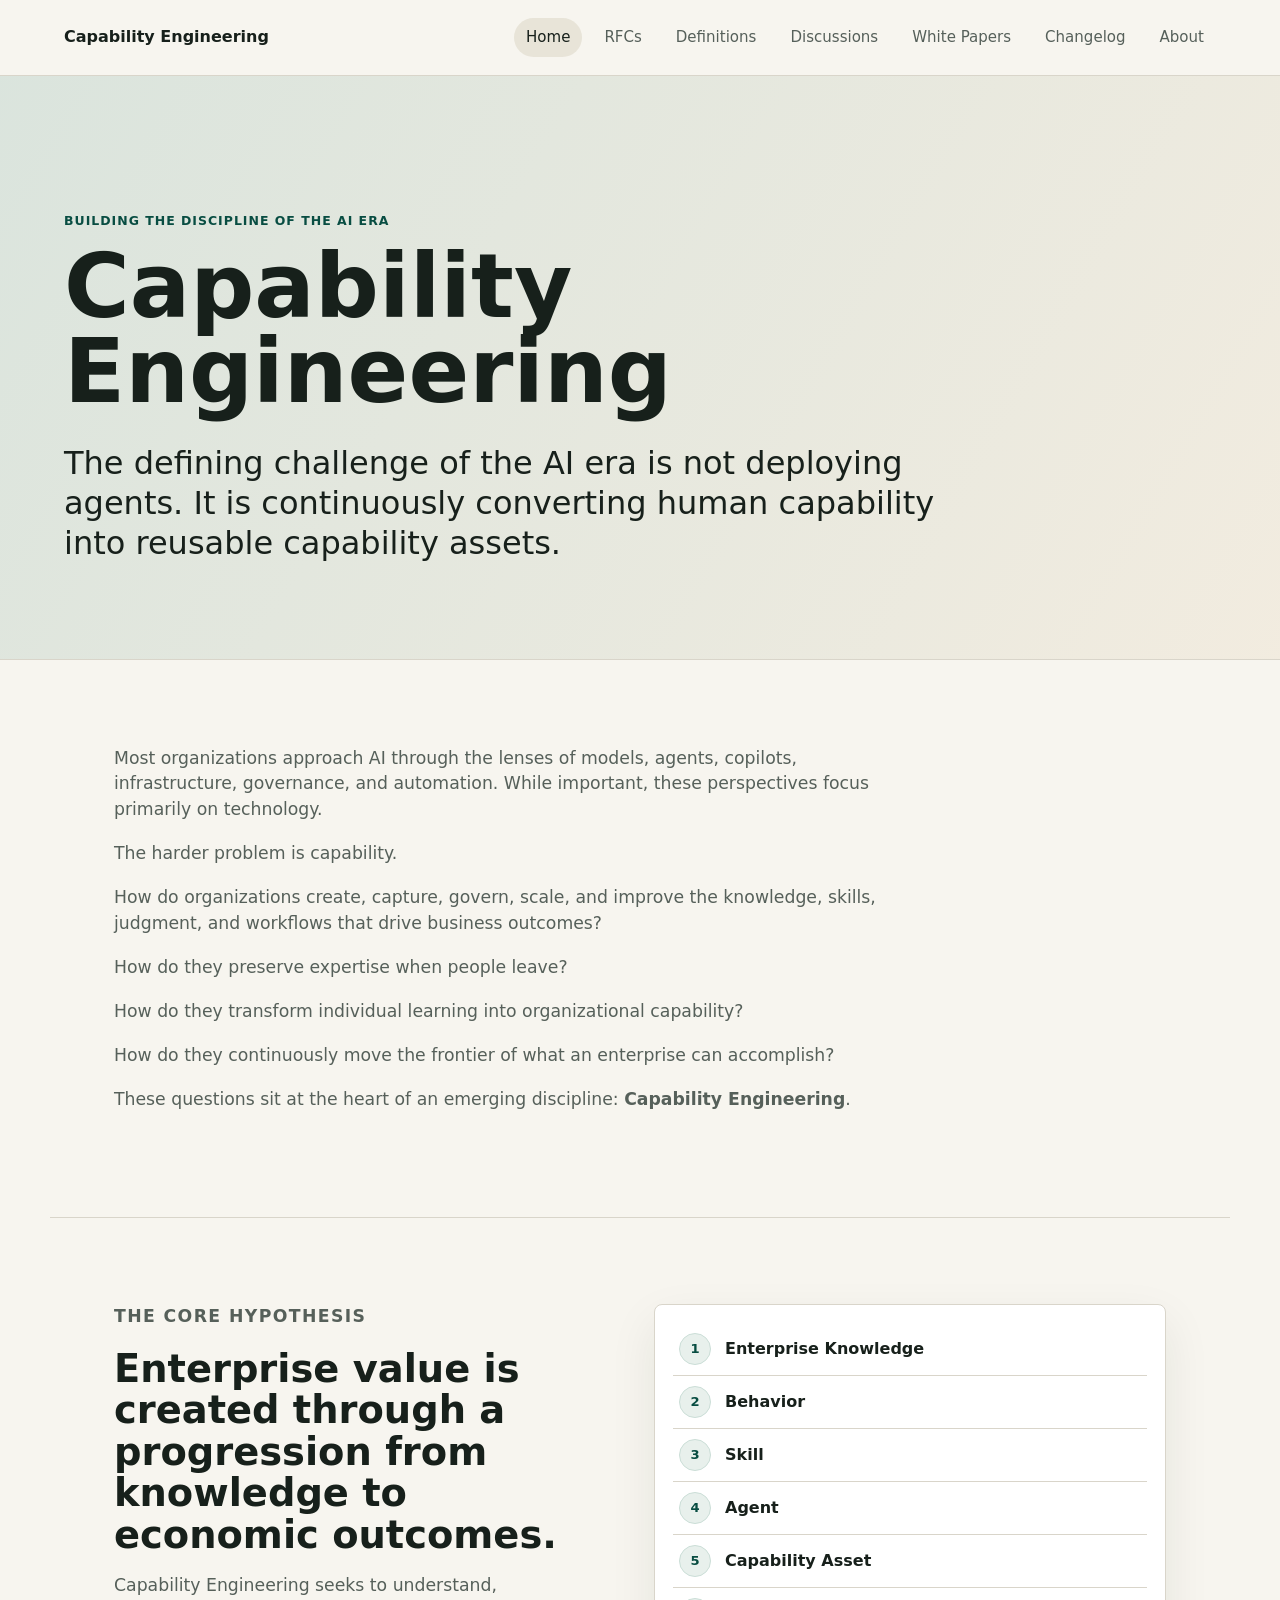
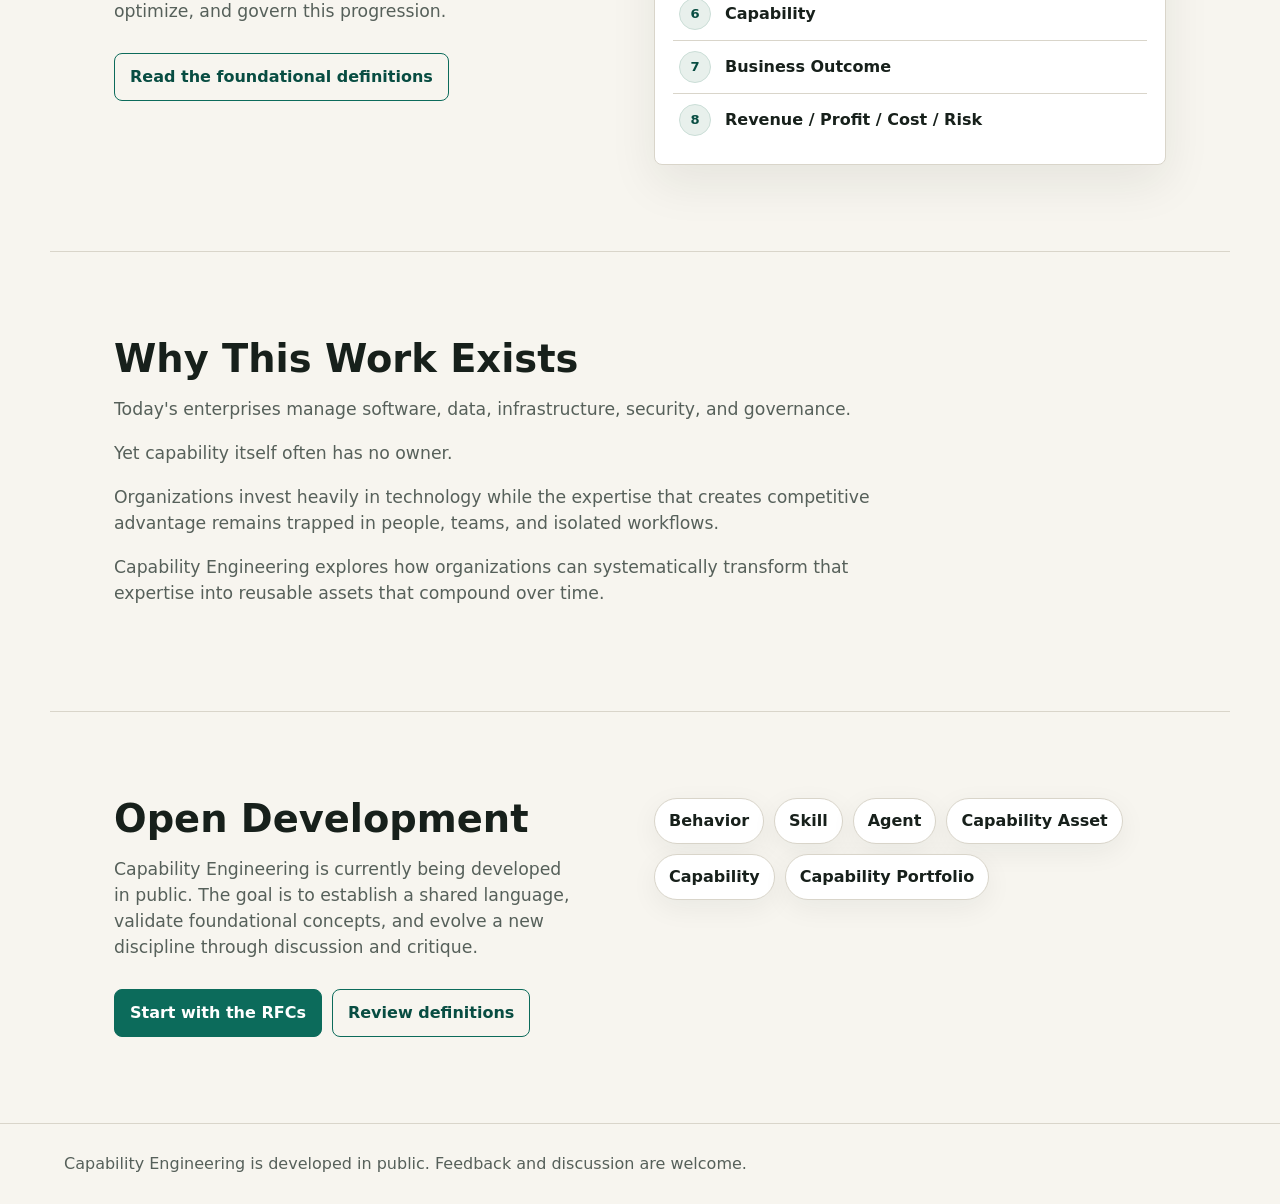
<file: index.html>
<!doctype html>
<html lang="en">
  <head>
    <meta charset="utf-8">
    <meta name="viewport" content="width=device-width, initial-scale=1">
    <title>Capability Engineering</title>
    <meta
      name="description"
      content="Capability Engineering is an emerging discipline for converting human capability into reusable capability assets."
    >
    <link rel="stylesheet" href="assets/site.css">
  </head>
  <body>
    <header class="site-header">
      <a class="brand" href="index.html">Capability Engineering</a>
      <nav class="site-nav" aria-label="Main navigation">
        <a aria-current="page" href="index.html">Home</a>
        <a href="rfcs.html">RFCs</a>
        <a href="definitions.html">Definitions</a>
        <a href="discussions.html">Discussions</a>
        <a href="white-papers.html">White Papers</a>
        <a href="changelog.html">Changelog</a>
        <a href="about.html">About</a>
      </nav>
    </header>

    <main>
      <section class="hero">
        <p class="eyebrow">Building the Discipline of the AI Era</p>
        <h1>Capability Engineering</h1>
        <p class="lede">
          The defining challenge of the AI era is not deploying agents.
          It is continuously converting human capability into reusable capability assets.
        </p>
      </section>

      <section class="content-section">
        <div class="prose">
          <p>
            Most organizations approach AI through the lenses of models, agents, copilots,
            infrastructure, governance, and automation. While important, these perspectives
            focus primarily on technology.
          </p>
          <p>The harder problem is capability.</p>
          <p>
            How do organizations create, capture, govern, scale, and improve the knowledge,
            skills, judgment, and workflows that drive business outcomes?
          </p>
          <p>How do they preserve expertise when people leave?</p>
          <p>How do they transform individual learning into organizational capability?</p>
          <p>How do they continuously move the frontier of what an enterprise can accomplish?</p>
          <p>
            These questions sit at the heart of an emerging discipline:
            <strong>Capability Engineering</strong>.
          </p>
        </div>
      </section>

      <section class="content-section split">
        <div>
          <p class="eyebrow">The Core Hypothesis</p>
          <h2>Enterprise value is created through a progression from knowledge to economic outcomes.</h2>
          <p>
            Capability Engineering seeks to understand, optimize, and govern this progression.
          </p>
          <a class="button secondary" href="definitions.html">Read the foundational definitions</a>
        </div>
        <ol class="value-chain" aria-label="Enterprise Capability Value Chain">
          <li>Enterprise Knowledge</li>
          <li>Behavior</li>
          <li>Skill</li>
          <li>Agent</li>
          <li>Capability Asset</li>
          <li>Capability</li>
          <li>Business Outcome</li>
          <li>Revenue / Profit / Cost / Risk</li>
        </ol>
      </section>

      <section class="content-section">
        <div class="prose">
          <h2>Why This Work Exists</h2>
          <p>Today's enterprises manage software, data, infrastructure, security, and governance.</p>
          <p>Yet capability itself often has no owner.</p>
          <p>
            Organizations invest heavily in technology while the expertise that creates
            competitive advantage remains trapped in people, teams, and isolated workflows.
          </p>
          <p>
            Capability Engineering explores how organizations can systematically transform
            that expertise into reusable assets that compound over time.
          </p>
        </div>
      </section>

      <section class="content-section split">
        <div>
          <h2>Open Development</h2>
          <p>
            Capability Engineering is currently being developed in public. The goal is to
            establish a shared language, validate foundational concepts, and evolve a new
            discipline through discussion and critique.
          </p>
          <div class="button-row">
            <a class="button" href="rfcs.html">Start with the RFCs</a>
            <a class="button secondary" href="definitions.html">Review definitions</a>
          </div>
        </div>
        <div class="topic-list" aria-label="Current focus areas">
          <span>Behavior</span>
          <span>Skill</span>
          <span>Agent</span>
          <span>Capability Asset</span>
          <span>Capability</span>
          <span>Capability Portfolio</span>
        </div>
      </section>
    </main>

    <footer class="site-footer">
      <p>Capability Engineering is developed in public. Feedback and discussion are welcome.</p>
    </footer>
  </body>
</html>
</file>
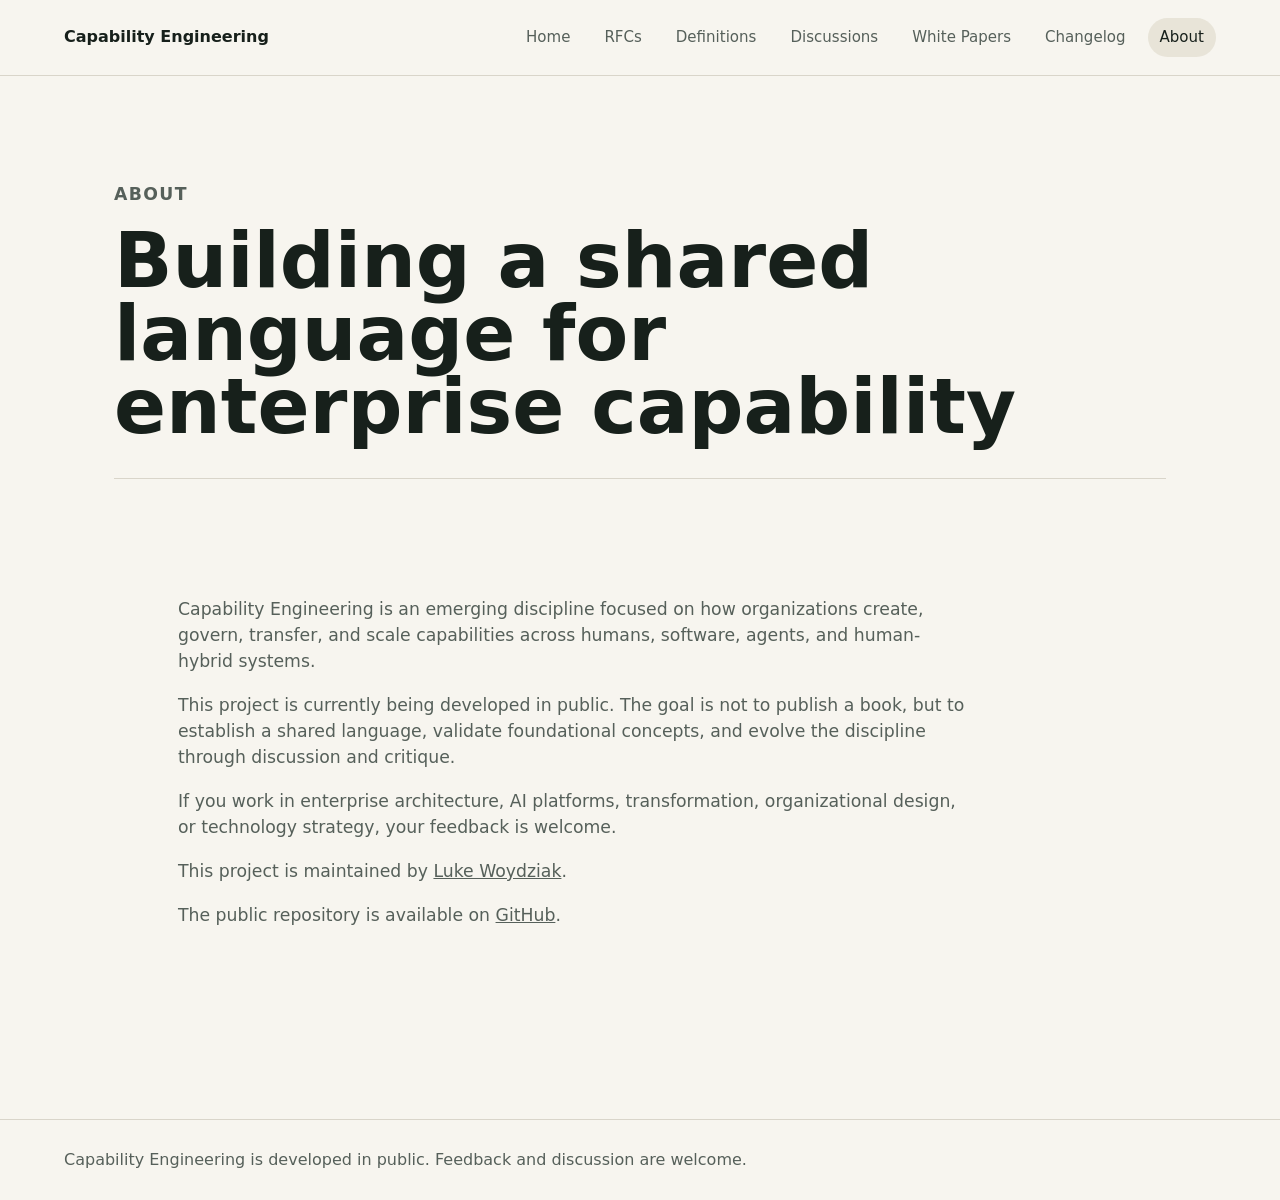
<file: about.html>
<!doctype html>
<html lang="en">
  <head>
    <meta charset="utf-8">
    <meta name="viewport" content="width=device-width, initial-scale=1">
    <title>About | Capability Engineering</title>
    <meta name="description" content="About the Capability Engineering project.">
    <link rel="stylesheet" href="assets/site.css">
  </head>
  <body>
    <header class="site-header">
      <a class="brand" href="index.html">Capability Engineering</a>
      <nav class="site-nav" aria-label="Main navigation">
        <a href="index.html">Home</a>
        <a href="rfcs.html">RFCs</a>
        <a href="definitions.html">Definitions</a>
        <a href="discussions.html">Discussions</a>
        <a href="white-papers.html">White Papers</a>
        <a href="changelog.html">Changelog</a>
        <a aria-current="page" href="about.html">About</a>
      </nav>
    </header>

    <main class="page">
      <section class="page-header">
        <p class="eyebrow">About</p>
        <h1>Building a shared language for enterprise capability</h1>
      </section>

      <section class="content-section">
        <div class="prose">
          <p>
            Capability Engineering is an emerging discipline focused on how
            organizations create, govern, transfer, and scale capabilities across
            humans, software, agents, and human-hybrid systems.
          </p>
          <p>
            This project is currently being developed in public. The goal is not
            to publish a book, but to establish a shared language, validate
            foundational concepts, and evolve the discipline through discussion
            and critique.
          </p>
          <p>
            If you work in enterprise architecture, AI platforms, transformation,
            organizational design, or technology strategy, your feedback is welcome.
          </p>
          <p>
            This project is maintained by
            <a href="https://luke.woydziak.com">Luke Woydziak</a>.
          </p>
          <p>
            The public repository is available on
            <a href="https://github.com/lwoydziak/Capability-Engineering">GitHub</a>.
          </p>
        </div>
      </section>
    </main>

    <footer class="site-footer">
      <p>Capability Engineering is developed in public. Feedback and discussion are welcome.</p>
    </footer>
  </body>
</html>
</file>
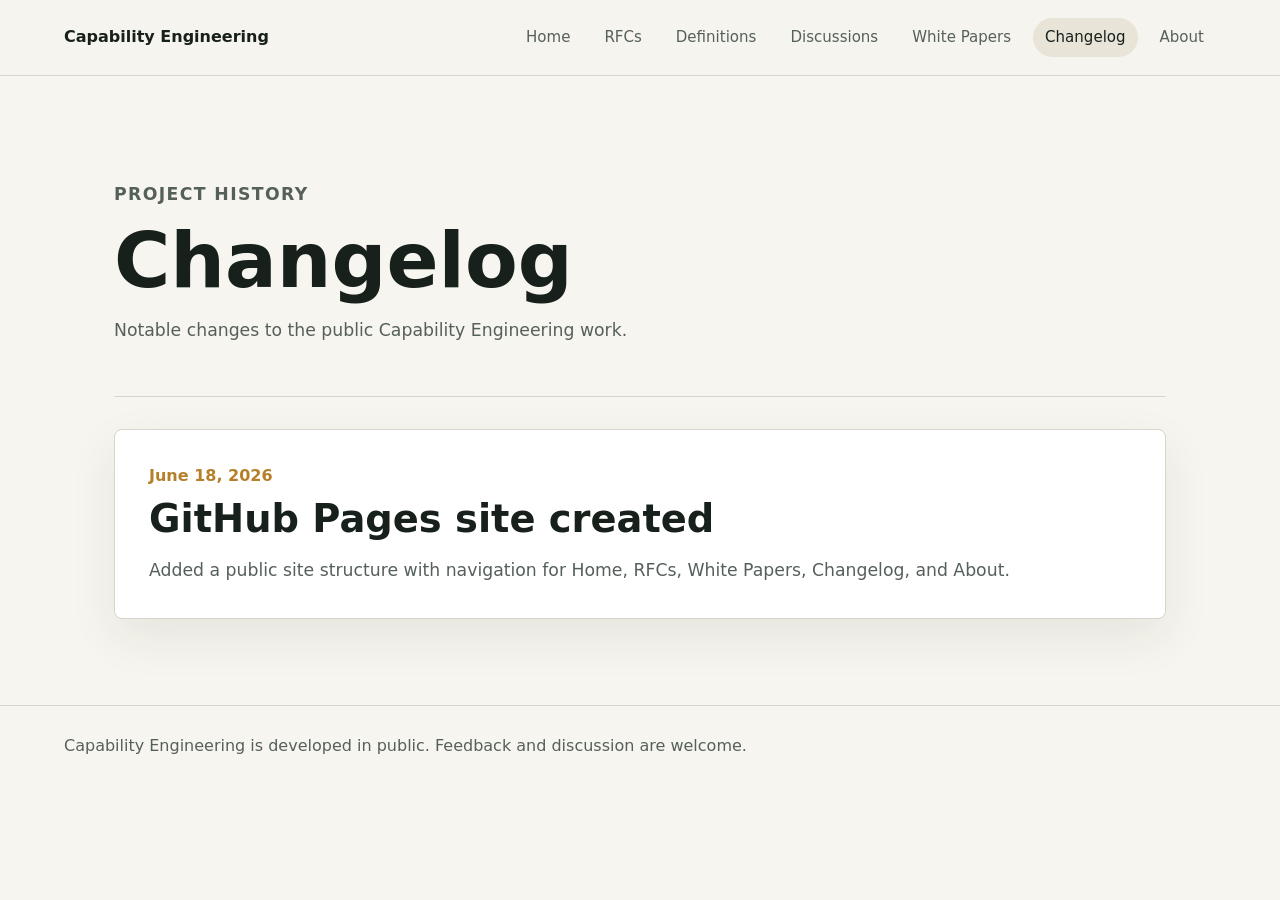
<file: changelog.html>
<!doctype html>
<html lang="en">
  <head>
    <meta charset="utf-8">
    <meta name="viewport" content="width=device-width, initial-scale=1">
    <title>Changelog | Capability Engineering</title>
    <meta name="description" content="Capability Engineering changelog.">
    <link rel="stylesheet" href="assets/site.css">
  </head>
  <body>
    <header class="site-header">
      <a class="brand" href="index.html">Capability Engineering</a>
      <nav class="site-nav" aria-label="Main navigation">
        <a href="index.html">Home</a>
        <a href="rfcs.html">RFCs</a>
        <a href="definitions.html">Definitions</a>
        <a href="discussions.html">Discussions</a>
        <a href="white-papers.html">White Papers</a>
        <a aria-current="page" href="changelog.html">Changelog</a>
        <a href="about.html">About</a>
      </nav>
    </header>

    <main class="page">
      <section class="page-header">
        <p class="eyebrow">Project History</p>
        <h1>Changelog</h1>
        <p>Notable changes to the public Capability Engineering work.</p>
      </section>

      <section class="timeline">
        <article>
          <time datetime="2026-06-18">June 18, 2026</time>
          <h2>GitHub Pages site created</h2>
          <p>Added a public site structure with navigation for Home, RFCs, White Papers, Changelog, and About.</p>
        </article>
      </section>
    </main>

    <footer class="site-footer">
      <p>Capability Engineering is developed in public. Feedback and discussion are welcome.</p>
    </footer>
  </body>
</html>
</file>
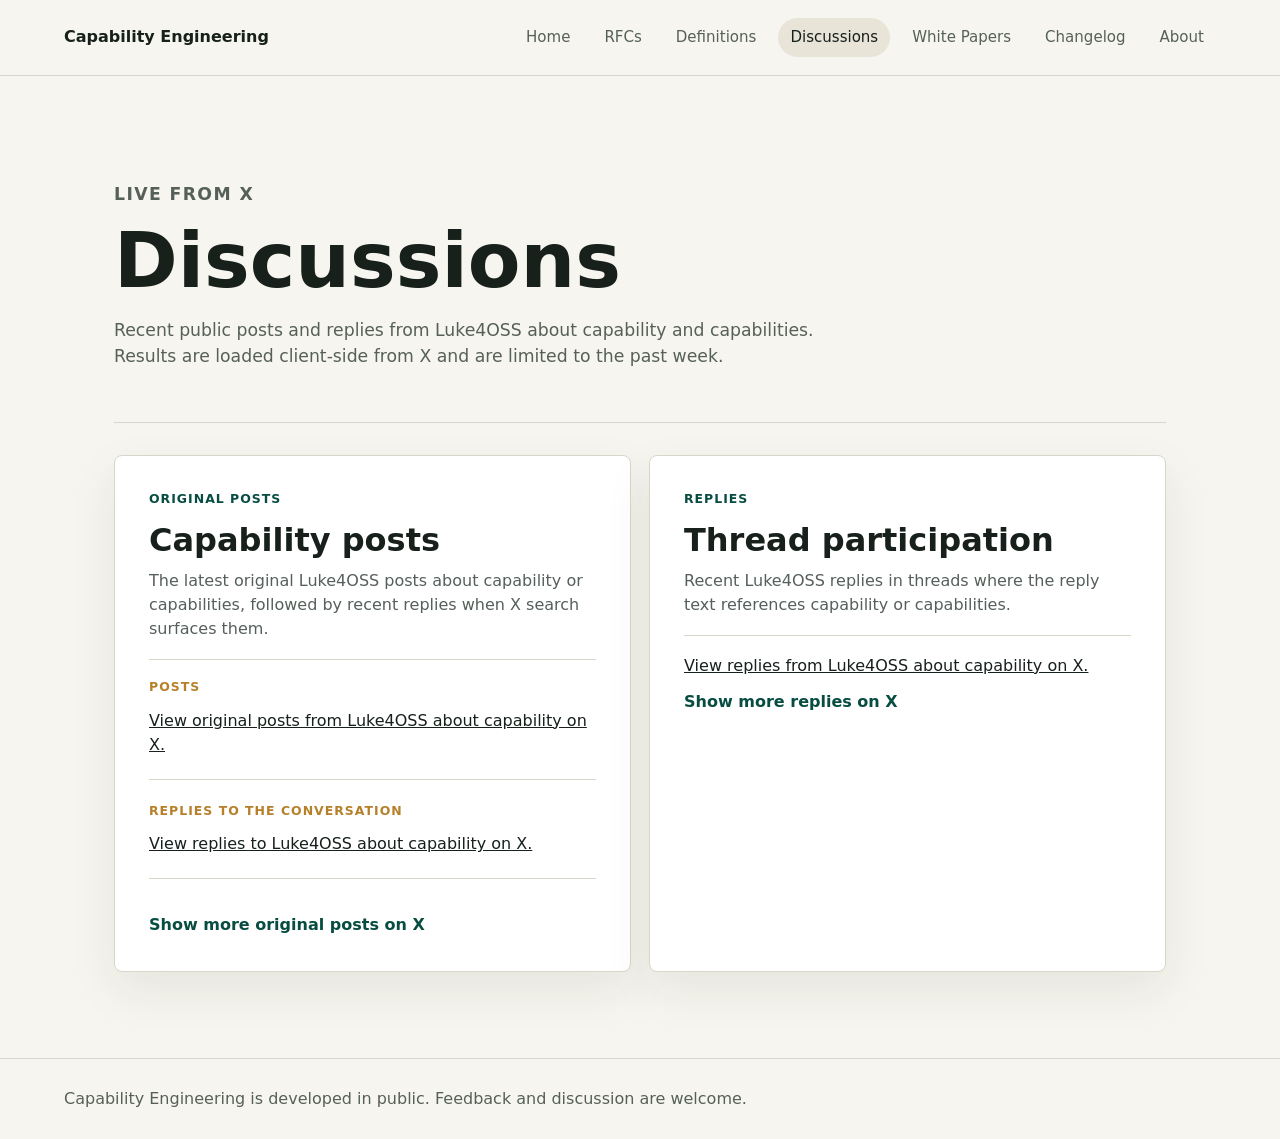
<file: discussions.html>
<!doctype html>
<html lang="en">
  <head>
    <meta charset="utf-8">
    <meta name="viewport" content="width=device-width, initial-scale=1">
    <title>Discussions | Capability Engineering</title>
    <meta name="description" content="Live X discussions from Luke4OSS about capability and capabilities.">
    <link rel="stylesheet" href="assets/site.css">
  </head>
  <body>
    <header class="site-header">
      <a class="brand" href="index.html">Capability Engineering</a>
      <nav class="site-nav" aria-label="Main navigation">
        <a href="index.html">Home</a>
        <a href="rfcs.html">RFCs</a>
        <a href="definitions.html">Definitions</a>
        <a aria-current="page" href="discussions.html">Discussions</a>
        <a href="white-papers.html">White Papers</a>
        <a href="changelog.html">Changelog</a>
        <a href="about.html">About</a>
      </nav>
    </header>

    <main class="page">
      <section class="page-header">
        <p class="eyebrow">Live from X</p>
        <h1>Discussions</h1>
        <p>
          Recent public posts and replies from Luke4OSS about capability and
          capabilities. Results are loaded client-side from X and are limited to
          the past week.
        </p>
      </section>

      <section class="discussion-grid" aria-label="Capability discussions from X">
        <article class="discussion-panel">
          <div class="discussion-panel-header">
            <p class="status">Original Posts</p>
            <h2>Capability posts</h2>
            <p>
              The latest original Luke4OSS posts about capability or capabilities,
              followed by recent replies when X search surfaces them.
            </p>
          </div>
          <div class="x-feed-block">
            <p class="feed-label">Posts</p>
            <a
              class="twitter-timeline"
              id="original-timeline"
              data-tweet-limit="2"
              data-chrome="noheader nofooter noborders transparent"
              href="https://twitter.com/search?q=from%3ALuke4OSS%20%28capability%20OR%20capabilities%29%20-filter%3Areplies%20-filter%3Aretweets"
            >
              View original posts from Luke4OSS about capability on X.
            </a>
          </div>
          <div class="x-feed-block">
            <p class="feed-label">Replies to the conversation</p>
            <a
              class="twitter-timeline"
              id="conversation-replies-timeline"
              data-tweet-limit="3"
              data-chrome="noheader nofooter noborders transparent"
              href="https://twitter.com/search?q=to%3ALuke4OSS%20%28capability%20OR%20capabilities%29%20-from%3ALuke4OSS%20-filter%3Aretweets"
            >
              View replies to Luke4OSS about capability on X.
            </a>
          </div>
          <a class="show-more-link" id="x-original-search" href="https://x.com/Luke4OSS">
            Show more original posts on X
          </a>
        </article>

        <article class="discussion-panel">
          <div class="discussion-panel-header">
            <p class="status">Replies</p>
            <h2>Thread participation</h2>
            <p>
              Recent Luke4OSS replies in threads where the reply text references
              capability or capabilities.
            </p>
          </div>
          <a
            class="twitter-timeline"
            id="reply-timeline"
            data-tweet-limit="3"
            data-chrome="noheader nofooter noborders transparent"
            href="https://twitter.com/search?q=from%3ALuke4OSS%20%28capability%20OR%20capabilities%29%20filter%3Areplies%20-filter%3Aretweets"
          >
            View replies from Luke4OSS about capability on X.
          </a>
          <a class="show-more-link" id="x-reply-search" href="https://x.com/Luke4OSS/with_replies">
            Show more replies on X
          </a>
        </article>
      </section>
    </main>

    <footer class="site-footer">
      <p>Capability Engineering is developed in public. Feedback and discussion are welcome.</p>
    </footer>

    <script>
      const oneWeekAgo = new Date();
      oneWeekAgo.setDate(oneWeekAgo.getDate() - 7);
      const since = oneWeekAgo.toISOString().slice(0, 10);
      const terms = "(capability OR capabilities)";
      const originalQuery = `from:Luke4OSS ${terms} -filter:replies -filter:retweets since:${since}`;
      const conversationRepliesQuery = `to:Luke4OSS ${terms} -from:Luke4OSS -filter:retweets since:${since}`;
      const replyQuery = `from:Luke4OSS ${terms} filter:replies -filter:retweets since:${since}`;
      const xSearchBase = "https://x.com/search?f=live&q=";
      const twitterSearchBase = "https://twitter.com/search?q=";

      document.querySelector("#x-original-search").href = `${xSearchBase}${encodeURIComponent(originalQuery)}`;
      document.querySelector("#x-reply-search").href = `${xSearchBase}${encodeURIComponent(replyQuery)}`;
      document.querySelector("#original-timeline").href = `${twitterSearchBase}${encodeURIComponent(originalQuery)}`;
      document.querySelector("#conversation-replies-timeline").href = `${twitterSearchBase}${encodeURIComponent(conversationRepliesQuery)}`;
      document.querySelector("#reply-timeline").href = `${twitterSearchBase}${encodeURIComponent(replyQuery)}`;

      const widgetScript = document.createElement("script");
      widgetScript.async = true;
      widgetScript.src = "https://platform.twitter.com/widgets.js";
      widgetScript.charset = "utf-8";
      document.body.appendChild(widgetScript);
    </script>
  </body>
</html>
</file>
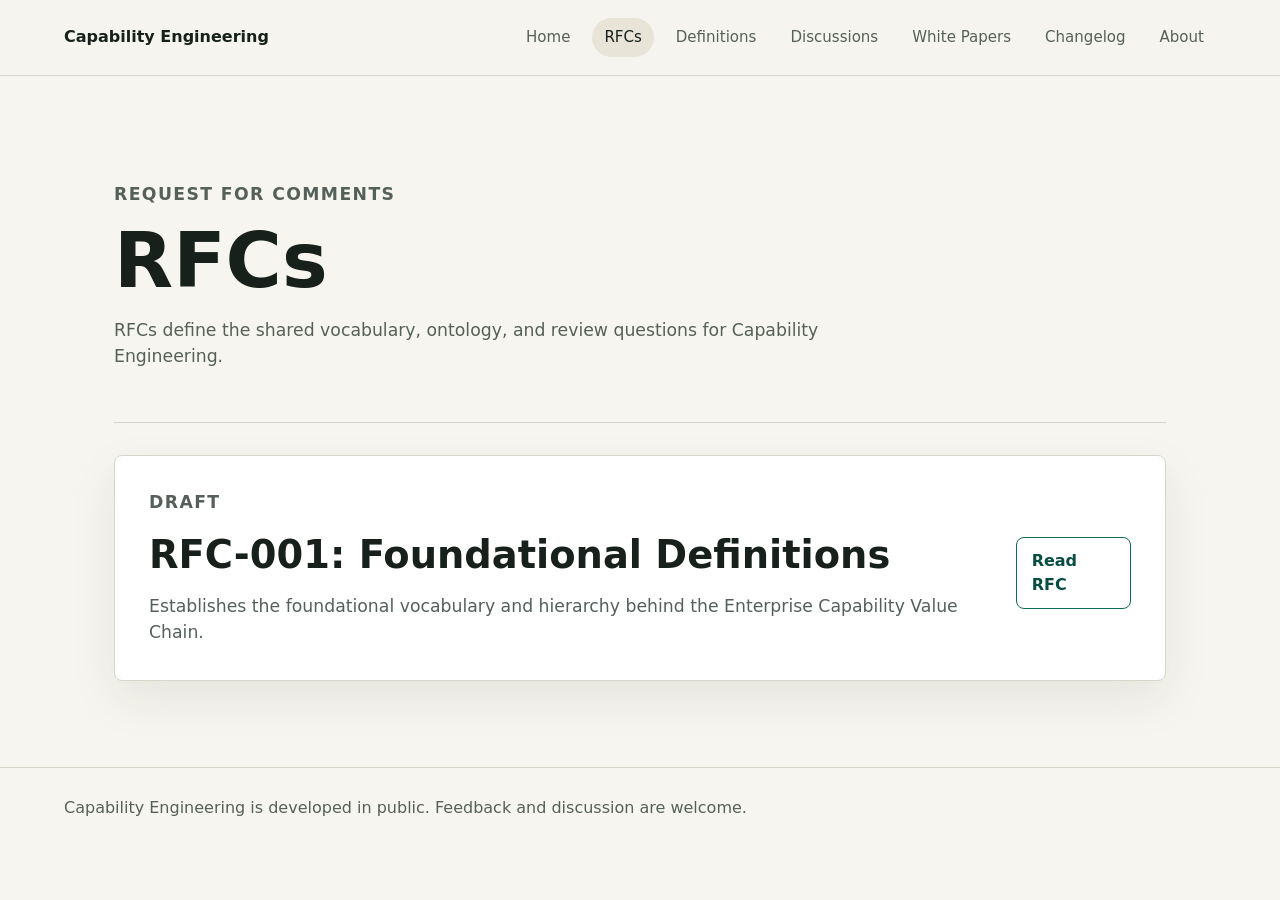
<file: rfcs.html>
<!doctype html>
<html lang="en">
  <head>
    <meta charset="utf-8">
    <meta name="viewport" content="width=device-width, initial-scale=1">
    <title>RFCs | Capability Engineering</title>
    <meta name="description" content="Capability Engineering RFCs and working definitions.">
    <link rel="stylesheet" href="assets/site.css">
  </head>
  <body>
    <header class="site-header">
      <a class="brand" href="index.html">Capability Engineering</a>
      <nav class="site-nav" aria-label="Main navigation">
        <a href="index.html">Home</a>
        <a aria-current="page" href="rfcs.html">RFCs</a>
        <a href="definitions.html">Definitions</a>
        <a href="discussions.html">Discussions</a>
        <a href="white-papers.html">White Papers</a>
        <a href="changelog.html">Changelog</a>
        <a href="about.html">About</a>
      </nav>
    </header>

    <main class="page">
      <section class="page-header">
        <p class="eyebrow">Request for Comments</p>
        <h1>RFCs</h1>
        <p>
          RFCs define the shared vocabulary, ontology, and review questions for
          Capability Engineering.
        </p>
      </section>

      <section class="listing">
        <article class="list-item">
          <div>
            <p class="status">Draft</p>
            <h2>RFC-001: Foundational Definitions</h2>
            <p>
              Establishes the foundational vocabulary and hierarchy behind the
              Enterprise Capability Value Chain.
            </p>
          </div>
          <a class="button secondary" href="RFCs/RFC-001-Foundational-Definitions.md">Read RFC</a>
        </article>
      </section>
    </main>

    <footer class="site-footer">
      <p>Capability Engineering is developed in public. Feedback and discussion are welcome.</p>
    </footer>
  </body>
</html>
</file>
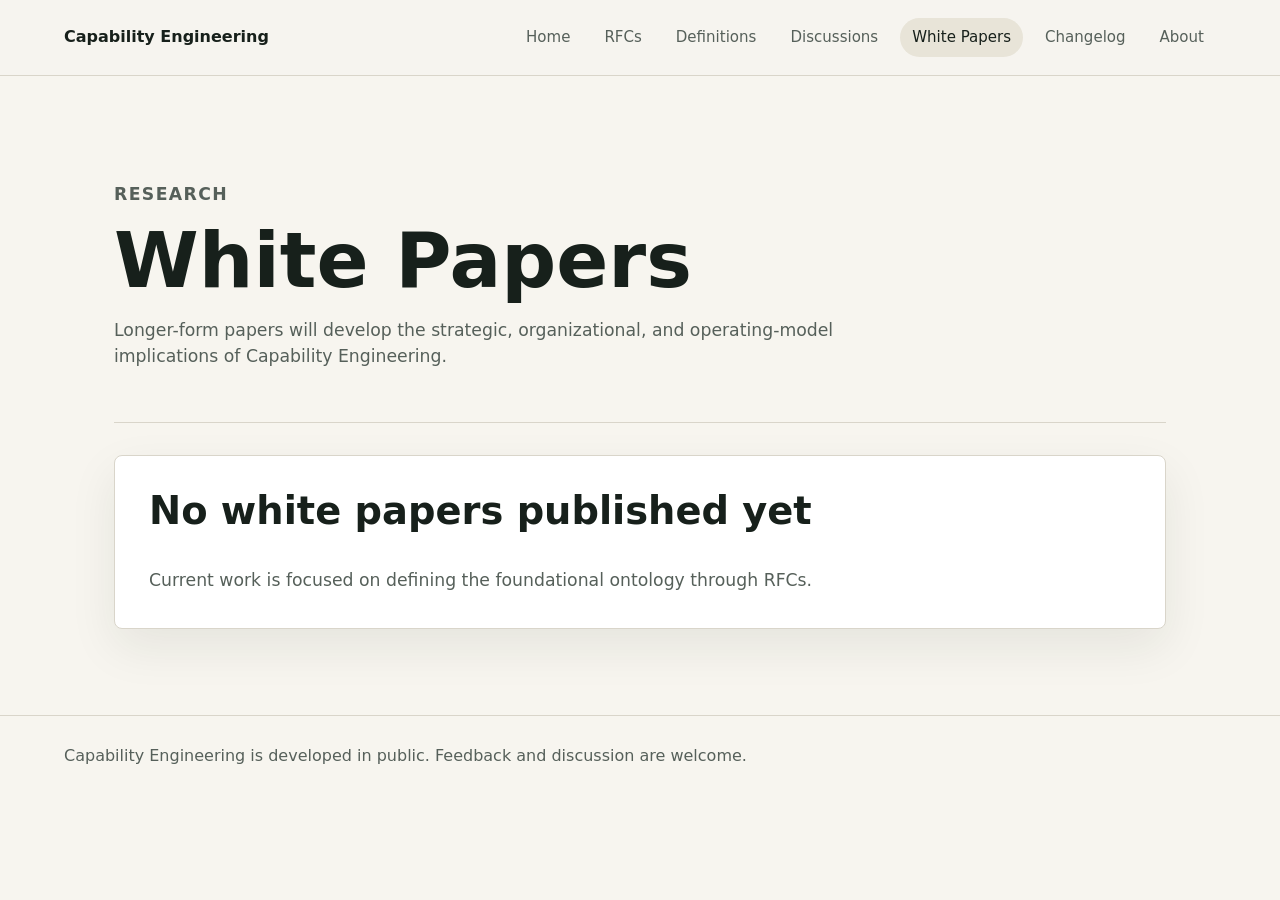
<file: white-papers.html>
<!doctype html>
<html lang="en">
  <head>
    <meta charset="utf-8">
    <meta name="viewport" content="width=device-width, initial-scale=1">
    <title>White Papers | Capability Engineering</title>
    <meta name="description" content="Capability Engineering white papers.">
    <link rel="stylesheet" href="assets/site.css">
  </head>
  <body>
    <header class="site-header">
      <a class="brand" href="index.html">Capability Engineering</a>
      <nav class="site-nav" aria-label="Main navigation">
        <a href="index.html">Home</a>
        <a href="rfcs.html">RFCs</a>
        <a href="definitions.html">Definitions</a>
        <a href="discussions.html">Discussions</a>
        <a aria-current="page" href="white-papers.html">White Papers</a>
        <a href="changelog.html">Changelog</a>
        <a href="about.html">About</a>
      </nav>
    </header>

    <main class="page">
      <section class="page-header">
        <p class="eyebrow">Research</p>
        <h1>White Papers</h1>
        <p>
          Longer-form papers will develop the strategic, organizational, and
          operating-model implications of Capability Engineering.
        </p>
      </section>

      <section class="empty-state">
        <h2>No white papers published yet</h2>
        <p>Current work is focused on defining the foundational ontology through RFCs.</p>
      </section>
    </main>

    <footer class="site-footer">
      <p>Capability Engineering is developed in public. Feedback and discussion are welcome.</p>
    </footer>
  </body>
</html>
</file>
<file: assets/site.css>
:root {
  --bg: #f7f5ef;
  --panel: #ffffff;
  --ink: #17201b;
  --muted: #56605a;
  --line: #d9d5ca;
  --accent: #0c6b5b;
  --accent-dark: #084d42;
  --gold: #b6802a;
  --shadow: 0 18px 48px rgba(23, 32, 27, 0.08);
}

* {
  box-sizing: border-box;
}

html {
  background: var(--bg);
  color: var(--ink);
  font-family:
    Inter, ui-sans-serif, system-ui, -apple-system, BlinkMacSystemFont, "Segoe UI",
    sans-serif;
  line-height: 1.5;
}

body {
  margin: 0;
}

a {
  color: inherit;
}

.site-header {
  align-items: center;
  background: rgba(247, 245, 239, 0.92);
  border-bottom: 1px solid var(--line);
  display: flex;
  gap: 24px;
  justify-content: space-between;
  padding: 18px clamp(20px, 5vw, 64px);
  position: sticky;
  top: 0;
  z-index: 10;
}

.brand {
  font-weight: 760;
  letter-spacing: 0;
  text-decoration: none;
}

.site-nav {
  align-items: center;
  display: flex;
  flex-wrap: wrap;
  gap: 10px;
  justify-content: flex-end;
}

.site-nav a {
  border-radius: 999px;
  color: var(--muted);
  font-size: 0.94rem;
  padding: 8px 12px;
  text-decoration: none;
}

.site-nav a:hover,
.site-nav a[aria-current="page"] {
  background: #e8e4d8;
  color: var(--ink);
}

.hero {
  background:
    linear-gradient(120deg, rgba(12, 107, 91, 0.12), rgba(182, 128, 42, 0.08)),
    var(--bg);
  border-bottom: 1px solid var(--line);
  padding: clamp(72px, 12vw, 136px) clamp(20px, 5vw, 64px) clamp(56px, 8vw, 96px);
}

.hero h1,
.page-header h1 {
  font-size: clamp(2.55rem, 7vw, 6.4rem);
  letter-spacing: 0;
  line-height: 0.95;
  margin: 0;
  max-width: 1000px;
}

.lede {
  color: var(--ink);
  font-size: clamp(1.25rem, 2.5vw, 2rem);
  line-height: 1.25;
  margin: 28px 0 0;
  max-width: 880px;
}

.eyebrow,
.status {
  color: var(--accent-dark);
  font-size: 0.78rem;
  font-weight: 800;
  letter-spacing: 0.08em;
  margin: 0 0 14px;
  text-transform: uppercase;
}

.content-section,
.page {
  margin: 0 auto;
  max-width: 1180px;
  padding: clamp(44px, 8vw, 86px) clamp(20px, 5vw, 64px);
}

.content-section + .content-section {
  border-top: 1px solid var(--line);
}

.prose {
  max-width: 790px;
}

.prose h2,
.split h2,
.empty-state h2,
.list-item h2,
.timeline h2 {
  font-size: clamp(1.7rem, 3vw, 2.6rem);
  letter-spacing: 0;
  line-height: 1.08;
  margin: 0 0 18px;
}

.prose p,
.split p,
.page-header p,
.empty-state p,
.list-item p,
.timeline p {
  color: var(--muted);
  font-size: 1.08rem;
  margin: 0 0 18px;
}

.split {
  align-items: start;
  display: grid;
  gap: clamp(28px, 6vw, 80px);
  grid-template-columns: minmax(0, 0.95fr) minmax(280px, 1.05fr);
}

.value-chain {
  background: var(--panel);
  border: 1px solid var(--line);
  border-radius: 8px;
  box-shadow: var(--shadow);
  counter-reset: item;
  list-style: none;
  margin: 0;
  padding: 18px;
}

.value-chain li {
  align-items: center;
  border-bottom: 1px solid var(--line);
  display: flex;
  font-weight: 720;
  gap: 14px;
  min-height: 52px;
  padding: 10px 6px;
}

.value-chain li:last-child {
  border-bottom: 0;
}

.value-chain li::before {
  background: #e8f0ec;
  border: 1px solid #cbded7;
  border-radius: 999px;
  color: var(--accent-dark);
  content: counter(item);
  counter-increment: item;
  display: grid;
  flex: 0 0 30px;
  font-size: 0.82rem;
  height: 30px;
  place-items: center;
  width: 30px;
}

.topic-list {
  align-content: start;
  display: flex;
  flex-wrap: wrap;
  gap: 10px;
}

.topic-list span {
  background: var(--panel);
  border: 1px solid var(--line);
  border-radius: 999px;
  box-shadow: 0 8px 28px rgba(23, 32, 27, 0.06);
  font-weight: 700;
  padding: 10px 14px;
}

.button {
  background: var(--accent);
  border: 1px solid var(--accent);
  border-radius: 8px;
  color: white;
  display: inline-flex;
  font-weight: 760;
  margin-top: 10px;
  padding: 11px 15px;
  text-decoration: none;
}

.button:hover {
  background: var(--accent-dark);
}

.button.secondary {
  background: transparent;
  color: var(--accent-dark);
}

.button.secondary:hover {
  background: #e8f0ec;
}

.page-header {
  border-bottom: 1px solid var(--line);
  margin-bottom: 32px;
  padding-bottom: 34px;
}

.page-header h1 {
  font-size: clamp(2.4rem, 6vw, 5.2rem);
}

.page-header p {
  margin-top: 20px;
  max-width: 760px;
}

.listing,
.timeline,
.empty-state,
.discussion-grid {
  display: grid;
  gap: 18px;
}

.discussion-grid {
  grid-template-columns: repeat(2, minmax(0, 1fr));
}

.list-item,
.timeline article,
.empty-state,
.feedback-panel,
.markdown-body,
.discussion-panel {
  background: var(--panel);
  border: 1px solid var(--line);
  border-radius: 8px;
  box-shadow: var(--shadow);
  padding: clamp(22px, 4vw, 34px);
}

.discussion-panel {
  min-width: 0;
}

.discussion-panel-header {
  border-bottom: 1px solid var(--line);
  margin-bottom: 18px;
  padding-bottom: 18px;
}

.discussion-panel h2 {
  font-size: clamp(1.45rem, 2.5vw, 2rem);
  letter-spacing: 0;
  line-height: 1.12;
  margin: 0 0 10px;
}

.discussion-panel-header p:not(.status) {
  color: var(--muted);
  font-size: 1rem;
  margin: 0;
}

.x-feed-block {
  border-bottom: 1px solid var(--line);
  margin-bottom: 22px;
  padding-bottom: 22px;
}

.feed-label {
  color: var(--gold);
  font-size: 0.78rem;
  font-weight: 800;
  letter-spacing: 0.08em;
  margin: 0 0 12px;
  text-transform: uppercase;
}

.show-more-link {
  color: var(--accent-dark);
  display: inline-flex;
  font-weight: 800;
  margin-top: 12px;
  text-decoration: none;
}

.show-more-link:hover {
  text-decoration: underline;
}

.feedback-panel {
  align-items: center;
  display: flex;
  gap: 24px;
  justify-content: space-between;
  margin-bottom: 28px;
}

.feedback-panel h2 {
  font-size: clamp(1.45rem, 2.5vw, 2rem);
  letter-spacing: 0;
  line-height: 1.12;
  margin: 0 0 10px;
}

.feedback-panel p {
  color: var(--muted);
  font-size: 1.04rem;
  margin: 0;
  max-width: 760px;
}

.button-row {
  align-items: center;
  display: flex;
  flex-wrap: wrap;
  gap: 10px;
}

.list-item {
  align-items: center;
  display: flex;
  gap: 24px;
  justify-content: space-between;
}

.list-item p:last-child,
.timeline p:last-child,
.empty-state p:last-child {
  margin-bottom: 0;
}

.timeline time {
  color: var(--gold);
  display: block;
  font-weight: 800;
  margin-bottom: 10px;
}

.markdown-body {
  color: var(--muted);
  max-width: 920px;
}

.markdown-body h1,
.markdown-body h2,
.markdown-body h3 {
  color: var(--ink);
  letter-spacing: 0;
  line-height: 1.12;
}

.markdown-body h1 {
  font-size: clamp(2rem, 4vw, 3.2rem);
  margin: 0 0 18px;
}

.markdown-body h2 {
  border-top: 1px solid var(--line);
  font-size: clamp(1.45rem, 3vw, 2.2rem);
  margin: 34px 0 14px;
  padding-top: 28px;
}

.markdown-body h3 {
  font-size: 1.2rem;
  margin: 24px 0 8px;
}

.markdown-body p,
.markdown-body li {
  font-size: 1.05rem;
}

.markdown-body a {
  color: var(--accent-dark);
  font-weight: 720;
}

.markdown-body pre {
  background: #17201b;
  border-radius: 8px;
  color: #f7f5ef;
  overflow-x: auto;
  padding: 18px;
}

.markdown-body code {
  font-family: "SFMono-Regular", Consolas, "Liberation Mono", monospace;
  font-size: 0.94em;
}

.markdown-body hr {
  border: 0;
  border-top: 1px solid var(--line);
  margin: 30px 0;
}

.site-footer {
  border-top: 1px solid var(--line);
  color: var(--muted);
  padding: 28px clamp(20px, 5vw, 64px);
}

.site-footer p {
  margin: 0;
}

@media (max-width: 760px) {
  .site-header {
    align-items: flex-start;
    flex-direction: column;
  }

  .site-nav {
    justify-content: flex-start;
  }

  .site-nav a {
    padding: 7px 10px;
  }

  .split,
  .list-item,
  .feedback-panel,
  .discussion-grid {
    display: grid;
    grid-template-columns: 1fr;
  }
}
</file>
